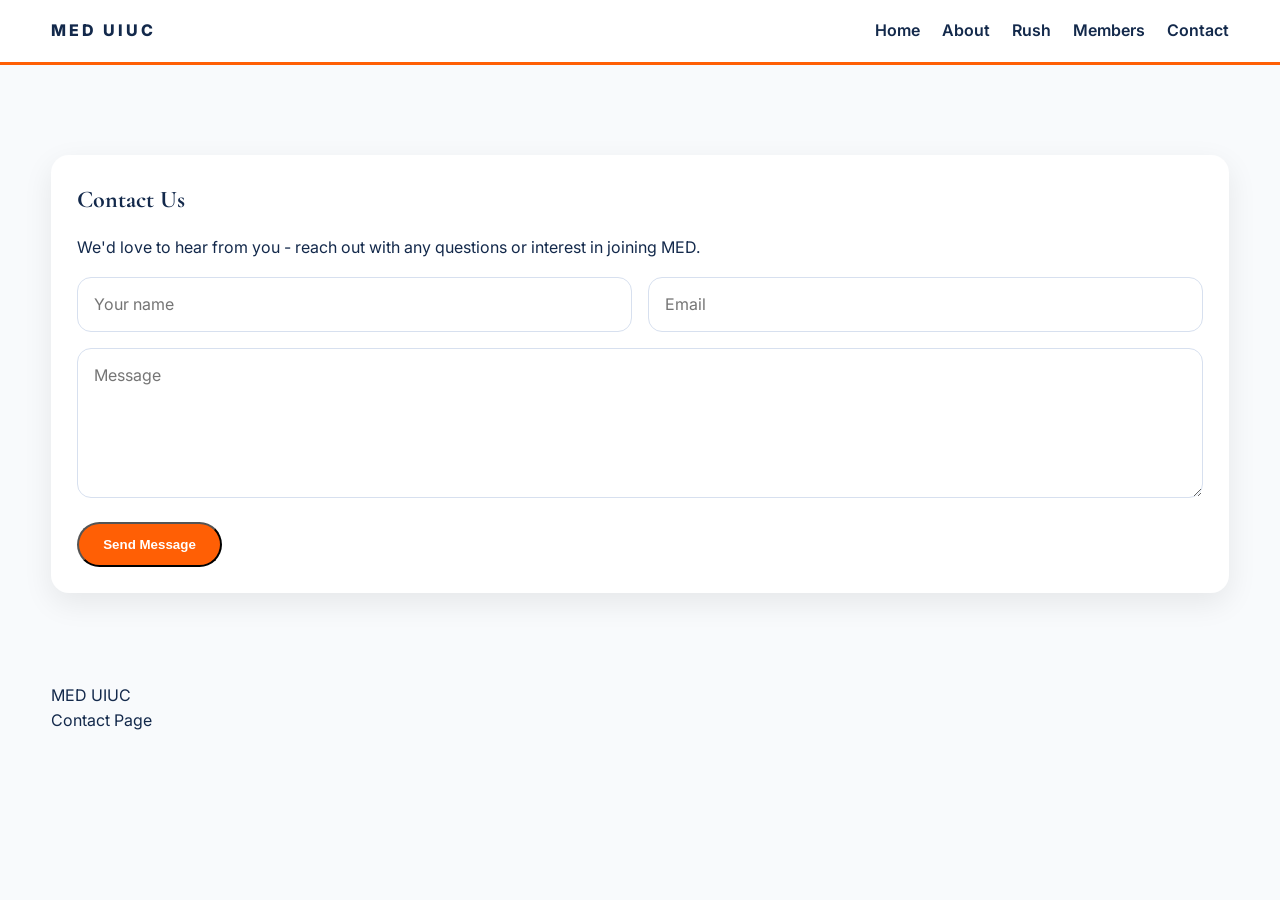
<file: contact.html>
<!DOCTYPE html>
<html>
<head>
<meta charset="UTF-8">
<meta name="viewport" content="width=device-width, initial-scale=1">
<title>Contact | MED UIUC</title>
<link rel="stylesheet" href="assets/styles.css">
<script defer src="assets/script.js"></script>
<link href="https://fonts.googleapis.com/css2?family=Cormorant+Garamond:wght@400;600;700&family=Inter:wght@300;400;600;700;800&display=swap" rel="stylesheet">
</head>
<body>
<header class="nav">
  <div class="container nav-inner">
    <div class="logo">MED UIUC</div>
    <button id="menuBtn" class="menu-btn">Menu</button>
    <nav id="navLinks" class="nav-links">
      <a href="index.html">Home</a>
      <a href="service.html">About</a>
      <a href="events.html">Rush</a>
      <a href="members.html">Members</a>
      <a href="contact.html">Contact</a>
    </nav>
  </div>
</header>

<section class="section reveal">
  <div class="container form-card">
    <h1>Contact Us</h1>
    <p>We'd love to hear from you - reach out with any questions or interest in joining MED.</p>
    <div class="form-grid">
      <div>
        <input class="input" type="text" id="name" placeholder="Your name">
      </div>
    
      <div>
        <input class="input" type="email" id="email" placeholder="Email">
      </div>
    
      <div class="full">
        <textarea id="message" placeholder="Message"></textarea>
      </div>
    
      <div class="full">
        <button type="button" class="btn btn-primary" onclick="sendEmail()">Send Message</button>
      </div>
    </div>
</section>

<footer class="footer">
  <div class="container footer-row"><div>MED UIUC</div><div>Contact Page</div></div>
</footer>
</body>
</html>
</file>
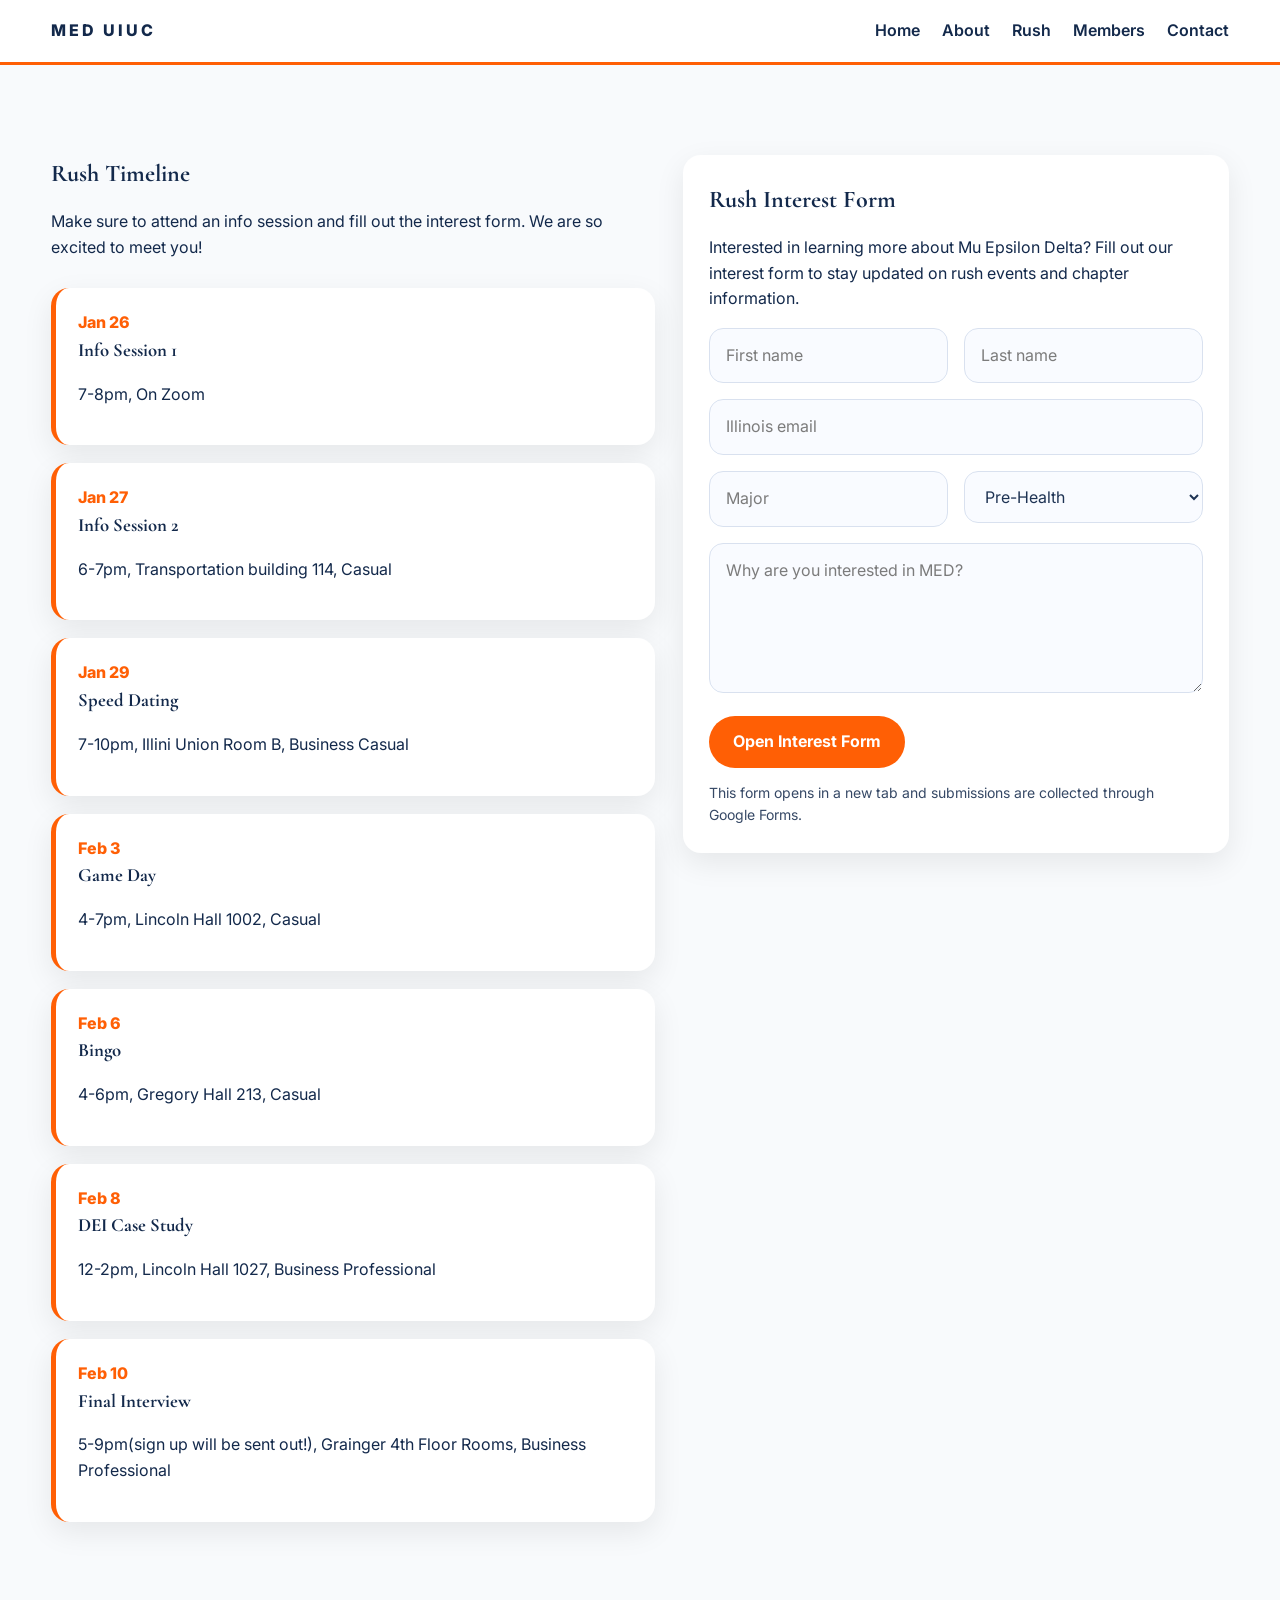
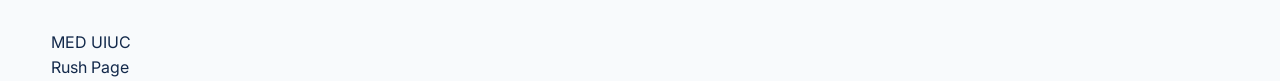
<file: events.html>
<!DOCTYPE html>
<html>
<head>
<meta charset="UTF-8">
<meta name="viewport" content="width=device-width, initial-scale=1">
<title>Rush | MED UIUC</title>
<link rel="stylesheet" href="assets/styles.css">
<script defer src="assets/script.js"></script>
<link href="https://fonts.googleapis.com/css2?family=Cormorant+Garamond:wght@400;600;700&family=Inter:wght@300;400;600;700;800&display=swap" rel="stylesheet">
</head>
<body>
<header class="nav">
  <div class="container nav-inner">
    <div class="logo">MED UIUC</div>
    <button id="menuBtn" class="menu-btn">Menu</button>
    <nav id="navLinks" class="nav-links">
      <a href="index.html">Home</a>
      <a href="service.html">About</a>
      <a href="events.html">Rush</a>
      <a href="members.html">Members</a>
      <a href="contact.html">Contact</a>
    </nav>
  </div>
</header>

<section class="section reveal">
  <div class="container two-col">
    <div>
      <div class="section-head">
        <h1>Rush Timeline</h1>
        <p>Make sure to attend an info session and fill out the interest form. We are so excited to meet you!</p>
      </div>
      <div class="timeline">
        <div class="event">
          <div class="event-date">Jan 26</div>
          <h3>Info Session 1</h3>
          <p>7-8pm, On Zoom</p>
        </div>
        <div class="event">
          <div class="event-date">Jan 27</div>
          <h3>Info Session 2</h3>
          <p>6-7pm, Transportation building 114, Casual</p>
        </div>
        <div class="event">
          <div class="event-date">Jan 29</div>
          <h3>Speed Dating</h3>
          <p>7-10pm, Illini Union Room B, Business Casual</p>
        </div>
        <div class="event">
          <div class="event-date">Feb 3</div>
          <h3>Game Day</h3>
          <p>4-7pm, Lincoln Hall 1002, Casual</p>
        </div>
        <div class="event">
          <div class="event-date">Feb 6</div>
          <h3>Bingo</h3>
          <p>4-6pm, Gregory Hall 213, Casual</p>
        </div>
        <div class="event">
          <div class="event-date">Feb 8</div>
          <h3>DEI Case Study</h3>
          <p>12-2pm, Lincoln Hall 1027, Business Professional</p>
        </div>
        <div class="event">
          <div class="event-date">Feb 10</div>
          <h3>Final Interview</h3>
          <p>5-9pm(sign up will be sent out!), Grainger 4th Floor Rooms, Business Professional</p>
        </div>
      </div>
    </div>

    <div class="form-card reveal">
      <h2>Rush Interest Form</h2>
      <p>Interested in learning more about Mu Epsilon Delta? Fill out our interest form to stay updated on rush events and chapter information.</p>
    
      <div class="rush-form-preview">
        <div class="form-grid">
          <div><input class="input" type="text" placeholder="First name" disabled></div>
          <div><input class="input" type="text" placeholder="Last name" disabled></div>
          <div class="full"><input class="input" type="email" placeholder="Illinois email" disabled></div>
          <div><input class="input" type="text" placeholder="Major" disabled></div>
          <div>
            <select class="input" disabled>
              <option>Pre-Health</option>
              <option>Pre-Dental</option>
              <option>Pre-PA</option>
              <option>Nursing</option>
              <option>Other</option>
            </select>
          </div>
          <div class="full"><textarea placeholder="Why are you interested in MED?" disabled></textarea></div>
        </div>
    
        <div class="full" style="margin-top:16px;">
          <a class="btn btn-primary" href="https://forms.gle/26YxxXH6cj6bz2Xf9" target="_blank" rel="noopener noreferrer">
            Open Interest Form
          </a>
        </div>
      </div>
    
      <div class="form-note">This form opens in a new tab and submissions are collected through Google Forms.</div>
    </div>
  </div>
</section>

<footer class="footer">
  <div class="container footer-row"><div>MED UIUC</div><div>Rush Page</div></div>
</footer>
</body>
</html>
</file>
<file: assets/styles.css>
*{box-sizing:border-box}
html{scroll-behavior:smooth}
body{
  margin:0;
  font-family:Inter,sans-serif;
  background:#f8fafc;
  color:#13294B;
  line-height:1.6;
}
h1,h2,h3,h4{
  font-family:"Cormorant Garamond",serif;
  margin:0 0 10px;
}
a{text-decoration:none;color:inherit}
img{display:block;max-width:100%}
.container{width:min(1200px,92%);margin:auto}

.nav{
  position:sticky;top:0;z-index:20;
  background:rgba(255,255,255,.94);
  backdrop-filter:blur(10px);
  border-bottom:3px solid #FF5F05;
}
.nav-inner{
  display:flex;justify-content:space-between;align-items:center;
  padding:18px 0;
}
.logo{
  font-weight:800;letter-spacing:3px;color:#13294B;
}
.nav-links{display:flex;gap:22px;align-items:center}
.nav-links a{font-weight:600}
.menu-btn{
  display:none;border:none;background:#13294B;color:#fff;
  border-radius:10px;padding:10px 12px;font-weight:700;cursor:pointer
}

.hero{
  min-height:82vh;
  color:#fff;
  background:
   linear-gradient(rgba(19,41,75,.55),rgba(19,41,75,.45)),
   url('../photos/hero.jpg') center/cover no-repeat fixed;
  display:grid;place-items:center;text-align:center;
}
.hero-inner{padding:100px 0 70px}
.hero h1{font-size:clamp(48px,8vw,84px);margin-bottom:14px}
.hero p{max-width:760px;margin:0 auto 26px;font-size:18px}
.hero-actions{display:flex;gap:14px;justify-content:center;flex-wrap:wrap}
.btn{
  display:inline-flex;align-items:center;justify-content:center;
  padding:13px 24px;border-radius:999px;font-weight:700;
  transition:.25s ease
}
.btn-primary{background:#FF5F05;color:#fff}
.btn-secondary{background:#fff;color:#13294B}
.btn-outline{border:2px solid #FF5F05;color:#FF5F05;background:transparent}
.btn:hover{transform:translateY(-2px)}

.section{padding:90px 0}
.section-alt{background:#eef4ff}
.section-head{max-width:760px;margin:0 0 28px}
.section-head.center{text-align:center;margin:0 auto 28px}

.stats{
  display:grid;grid-template-columns:repeat(3,1fr);gap:24px;margin-top:30px
}
.stat-card{
  background:#fff;border-radius:18px;padding:26px;text-align:center;
  box-shadow:0 10px 30px rgba(0,0,0,.08)
}
.stat-number{font-size:50px;font-weight:800;color:#FF5F05}

.pillars{
  display:grid;grid-template-columns:repeat(3,1fr);gap:24px
}
.card{
  background:#fff;border-radius:18px;padding:26px;
  box-shadow:0 10px 30px rgba(0,0,0,.08)
}

.gallery-grid{
  display:grid;grid-template-columns:1.3fr 1fr 1fr;gap:18px;margin-top:26px
}
.gallery-grid img{
  height:260px;object-fit:cover;border-radius:16px
}
.gallery-grid .large img{height:100%}
.gallery-grid .large{grid-row:span 2}

.carousel-wrap{margin-top:26px;overflow:hidden;border-radius:18px}
.carousel-track{
  display:flex;gap:18px;width:max-content;
  animation:scrollGallery 35s linear infinite
}
.carousel-track img{
  width:320px;height:220px;object-fit:cover;border-radius:16px
}
@keyframes scrollGallery{
  from{transform:translateX(0)}
  to{transform:translateX(-50%)}
}

.custom-instagram-grid {
  display: grid;
  grid-template-columns: repeat(3, 1fr);
  gap: 16px;
  margin-top: 30px;
}

.custom-instagram-grid a {
  display: block;
  overflow: hidden;
  border-radius: 16px;
  box-shadow: 0 10px 30px rgba(0,0,0,0.08);
  transition: transform 0.25s ease, box-shadow 0.25s ease;
}

.custom-instagram-grid a:hover {
  transform: translateY(-4px);
  box-shadow: 0 16px 40px rgba(0,0,0,0.14);
}

.custom-instagram-grid img {
  width: 100%;
  aspect-ratio: 1 / 1;
  object-fit: cover;
  display: block;
}

@media (max-width: 900px) {
  .custom-instagram-grid {
    grid-template-columns: repeat(2, 1fr);
  }
}

@media (max-width: 640px) {
  .custom-instagram-grid {
    grid-template-columns: 1fr;
  }
}

.board-grid{
  display:grid;grid-template-columns:repeat(auto-fit,minmax(240px,1fr));gap:24px;margin-top:30px
}
.board-card{
  background:#fff;border-radius:18px;overflow:hidden;position:relative;
  box-shadow:0 10px 30px rgba(0,0,0,.08);
  transform:translateY(0);transition:.25s ease
}
.board-card:hover{transform:translateY(-6px);box-shadow:0 18px 45px rgba(0,0,0,.14)}
.board-photo{
  width:100%;aspect-ratio:1/1;object-fit:cover
}
.board-body{padding:22px}
.role{color:#FF5F05;font-weight:800;letter-spacing:.3px}
.major{font-size:14px;opacity:.9}
.board-hover{
  position:absolute;inset:auto 0 0 0;background:linear-gradient(180deg,rgba(19,41,75,0) 0%, rgba(19,41,75,.94) 22%);
  color:#fff;padding:80px 22px 22px;opacity:0;transform:translateY(16px);transition:.28s ease
}
.board-card:hover .board-hover{opacity:1;transform:translateY(0)}
.board-hover h4{margin-bottom:8px}
.board-hover p{font-size:14px;line-height:1.45;margin:0}

.chair-grid{
  display:grid;grid-template-columns:repeat(auto-fit,minmax(260px,1fr));gap:24px;margin-top:24px
}
.chair-card{
  background:#fff;border-radius:18px;padding:24px;
  box-shadow:0 10px 30px rgba(0,0,0,.08)
}
.chair-card h3{color:#FF5F05}
.chair-card p{margin:8px 0}

.member-accordion {
  margin-top: 35px;
}

.member-class {
  background: white;
  border-radius: 18px;
  box-shadow: 0 10px 30px rgba(0,0,0,0.08);
  margin-bottom: 18px;
  overflow: hidden;
}

.member-toggle {
  width: 100%;
  background: white;
  border: none;
  padding: 22px 24px;
  font: inherit;
  font-size: 1.2rem;
  font-weight: 700;
  color: #13294B;
  display: flex;
  justify-content: space-between;
  align-items: center;
  cursor: pointer;
}

.member-toggle span {
  color: #FF5F05;
  font-size: 1.4rem;
  font-weight: 700;
  transition: transform 0.25s ease;
}

.member-class.active .member-toggle span {
  transform: rotate(45deg);
}

.member-content {
  max-height: 0;
  overflow: hidden;
  transition: max-height 0.35s ease;
  padding: 0 24px;
}

.member-class.active .member-content {
  max-height: 600px;
  padding: 0 24px 24px;
}

.member-grid {
  display: grid;
  grid-template-columns: repeat(3, 1fr);
  gap: 8px 30px;
  padding: 0;
  margin: 0;
}

.member-grid li {
  list-style: none;
  padding: 6px 0;
  border-bottom: 1px solid #e6edf5;
}

@media (max-width: 900px) {
  .member-grid {
    grid-template-columns: repeat(2, 1fr);
  }
}

@media (max-width: 600px) {
  .member-grid {
    grid-template-columns: 1fr;
  }
}

.timeline{margin-top:22px}
.event{
  background:#fff;border-radius:18px;padding:22px;margin-bottom:18px;
  box-shadow:0 10px 30px rgba(0,0,0,.08);
  border-left:5px solid #FF5F05
}
.event-date{font-weight:800;color:#FF5F05}

.form-grid{
  display:grid;grid-template-columns:1fr 1fr;gap:16px
}
.form-grid .full{grid-column:1/-1}
.input, textarea, select{
  width:100%;padding:14px 16px;border:1px solid #d7e0ef;border-radius:14px;
  font:inherit;background:#fff;color:#13294B
}
textarea{min-height:150px;resize:vertical}
.form-card{
  background:#fff;border-radius:18px;padding:26px;box-shadow:0 10px 30px rgba(0,0,0,.08)
}
.form-note{
  margin-top:14px;font-size:14px;opacity:.85
}

.two-col{
  display:grid;grid-template-columns:1.05fr .95fr;gap:28px;align-items:start
}

.reveal{opacity:0;transform:translateY(34px);transition:all .8s ease}
.reveal.active{opacity:1;transform:none}

@media (max-width: 960px){
  .stats,.pillars,.instagram-shell,.two-col,.form-grid{grid-template-columns:1fr}
  .gallery-grid{grid-template-columns:1fr}
  .gallery-grid .large{grid-row:auto}
  .instagram-grid{grid-template-columns:repeat(2,1fr)}
  .member-list{columns:2}
  .nav-links{display:none;position:absolute;left:0;right:0;top:100%;background:#fff;border-bottom:2px solid #FF5F05;padding:16px 4%;flex-direction:column;align-items:flex-start}
  .nav-links.open{display:flex}
  .menu-btn{display:inline-flex}
  .hero{background-attachment:scroll}
}
@media (max-width: 640px){
  .hero h1{font-size:44px}
  .member-list{columns:1}
  .instagram-grid{grid-template-columns:1fr}
}

.rush-form-preview .input,
.rush-form-preview textarea,
.rush-form-preview select {
  background: #f9fbff;
  cursor: not-allowed;
  opacity: 0.95;
}
</file>
